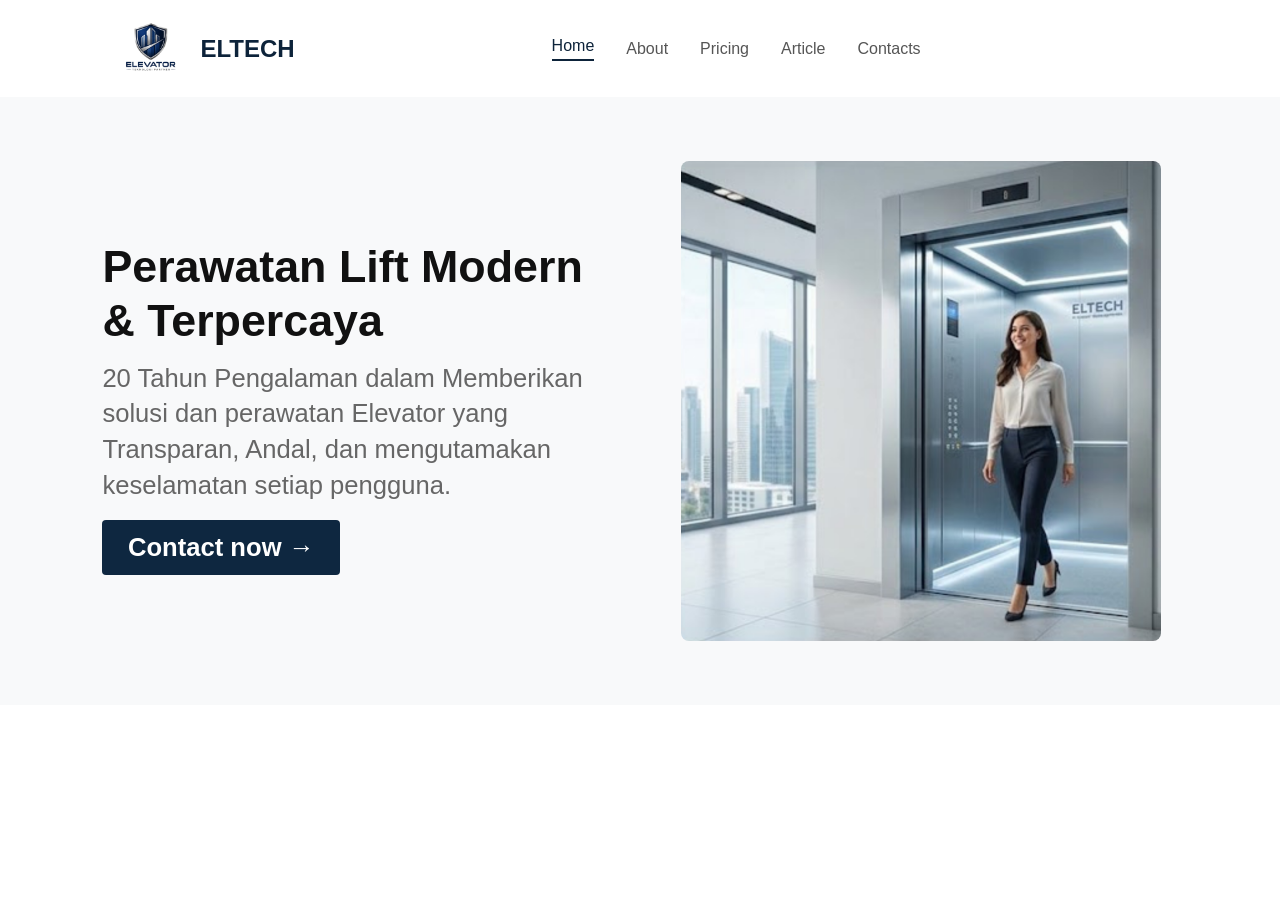
<file: index.html>
<HTML><!-- Navigation Bar -->
  <head><meta name="viewport" content="width=device-width, initial-scale=1.0">
  <link rel="IMG" type="image/png" sizes="192x192" href="Logofull.png">
<link rel="apple-touch-icon" href="Logofull.png">
<script type="application/ld+json">
{
  "@context": "https://schema.org",
  "@type": "Organization",
  "name": "PT Elevator Teknologi Partner",
  "alternateName": "ELTECH Elevator Indonesia",
  "url": "https://eltechindonesia.com",
  "logo": "Logofull.png"
}
</script>
  </head>
<header class="navbar">
    <title>ELTECH Elevator Indonesia</title>
  <!-- Menghubungkan file CSS -->
  <link rel="stylesheet" href="Eltech.css">
  <div class="logo">
    <img src="logo.png" alt="Eltech Logo" class="Logo-img">
    <span>ELTECH</span>
  </div>

  <nav class="nav-links">
    <a href="index.html" class="active">Home</a>
    <a href="About.html">About</a>
    <a href="Pricing.html">Pricing</a>
    <a href="Article.html">Article</a>
    <a href="Contacts.html">Contacts</a>
  </nav>
  <div class="auth-buttons">
    <!--a href="#" class="btn-login">Log in</!--a-->
    <!--a-- href="#" class="btn-signup">Sign up</!--a-->
  </div>
</header>

<!-- Hero Section -->
<section class="hero">
  <div class="hero-content">
    <span class="sub-heading">
    <h1>Perawatan Lift Modern & Terpercaya</h1>
    <p>20 Tahun Pengalaman dalam Memberikan solusi dan perawatan Elevator yang Transparan, Andal, dan mengutamakan keselamatan setiap pengguna.</p>
    <a href="https://wa.me/6289674714790?text=Halo%20ELTECH,%20saya%20ingin%20bertanya%20mengenai%20layanan%20elevator" target="_blank" class="btn-cta">Contact now &rarr;</a>
 </div>
  <div class="hero-image">
    <img src="1.png" alt="tes">
  </div>
</section>
</HTML>
</file>
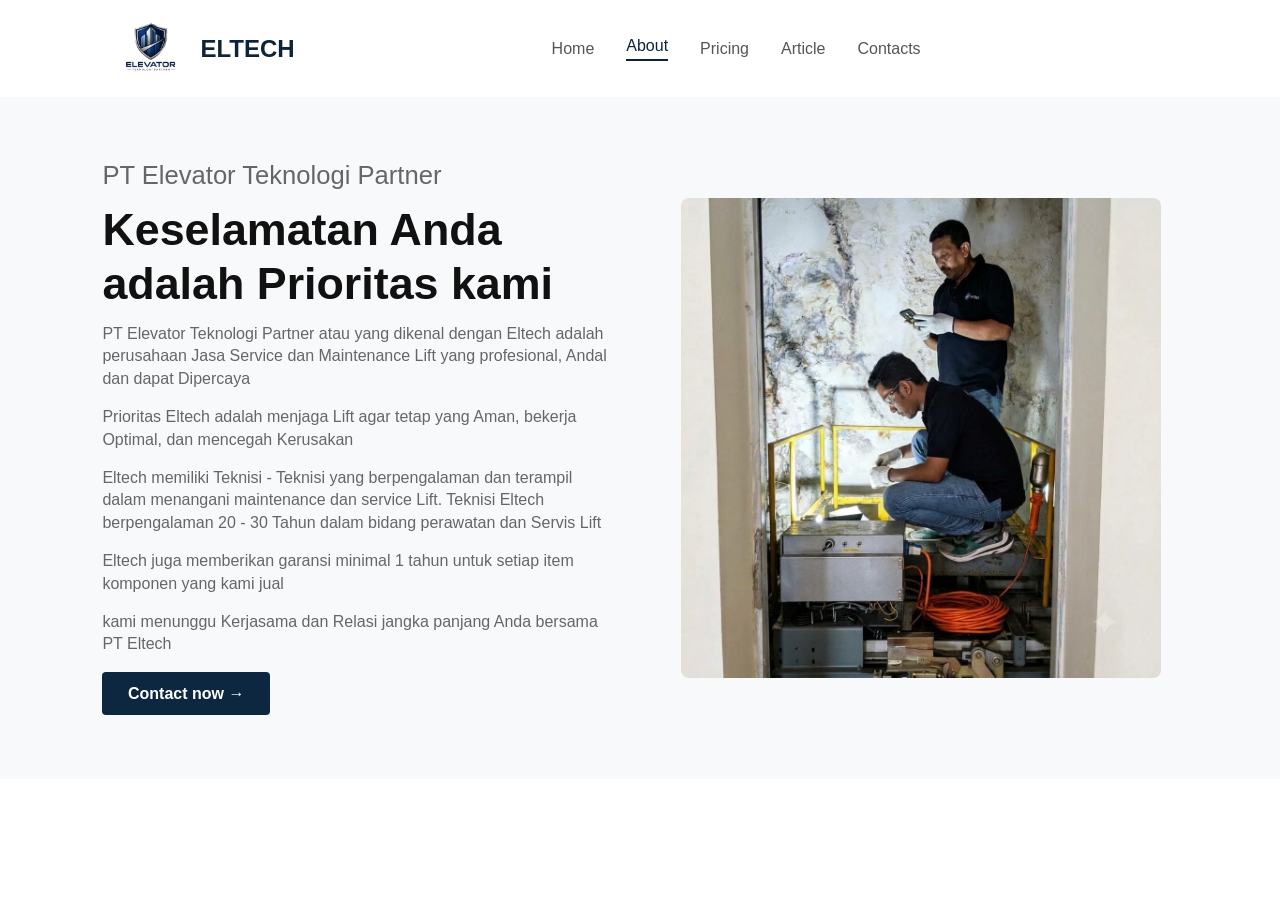
<file: About.html>
<HTML><!-- Navigation Bar -->
<head><meta name="viewport" content="width=device-width, initial-scale=1.0"></head>
<header class="navbar">
    <title>ELTECH Elevator Indonesia</title>
  <!-- Menghubungkan file CSS -->
  <link rel="stylesheet" href="Eltech.css">
  <div class="logo">
    <img src="logo.png" alt="Eltech Logo" class="Logo-img">
    <span>ELTECH</span>
  </div>
  <nav class="nav-links">
    <a href="index.html">Home</a>
    <a href="About.html" class="active">About</a>
    <a href="Pricing.html">Pricing</a>
    <a href="Article.html">Article</a>
    <a href="Contacts.html">Contacts</a>
  </nav>
  <div class="auth-buttons">
    <!--a href="#" class="btn-login">Log in</!--a-->
    <!--a-- href="#" class="btn-signup">Sign up</!--a-->
  </div>
</header>

<!-- Hero Section -->
<section class="hero">
  <div class="hero-content">
    <span class="sub-heading">PT Elevator Teknologi Partner</span>
    <h1>Keselamatan Anda adalah Prioritas kami</h1>
    <p>PT Elevator Teknologi Partner atau yang dikenal dengan Eltech adalah perusahaan Jasa Service dan Maintenance Lift yang profesional, Andal dan dapat Dipercaya</p>
    <p>Prioritas Eltech adalah menjaga Lift agar tetap yang Aman, bekerja Optimal, dan mencegah Kerusakan </p>
    <p>Eltech memiliki Teknisi - Teknisi yang berpengalaman dan terampil dalam menangani maintenance dan service Lift. Teknisi Eltech berpengalaman 20 - 30 Tahun dalam bidang perawatan dan Servis Lift</p>
    <p>Eltech juga memberikan garansi minimal 1 tahun untuk setiap item komponen yang kami jual</p>
    <p>kami menunggu Kerjasama dan Relasi jangka panjang Anda bersama PT Eltech</p>
    <a href="https://wa.me/6289674714790?text=Halo%20ELTECH,%20saya%20ingin%20bertanya%20mengenai%20layanan%20elevator" target="_blank" class="btn-cta">Contact now &rarr;</a>
  </div>
  <div class="hero-image">
    <img src="Pekerja Eltech.jpg" alt="tes">
  </div>
</section>

</HTML>
</file>
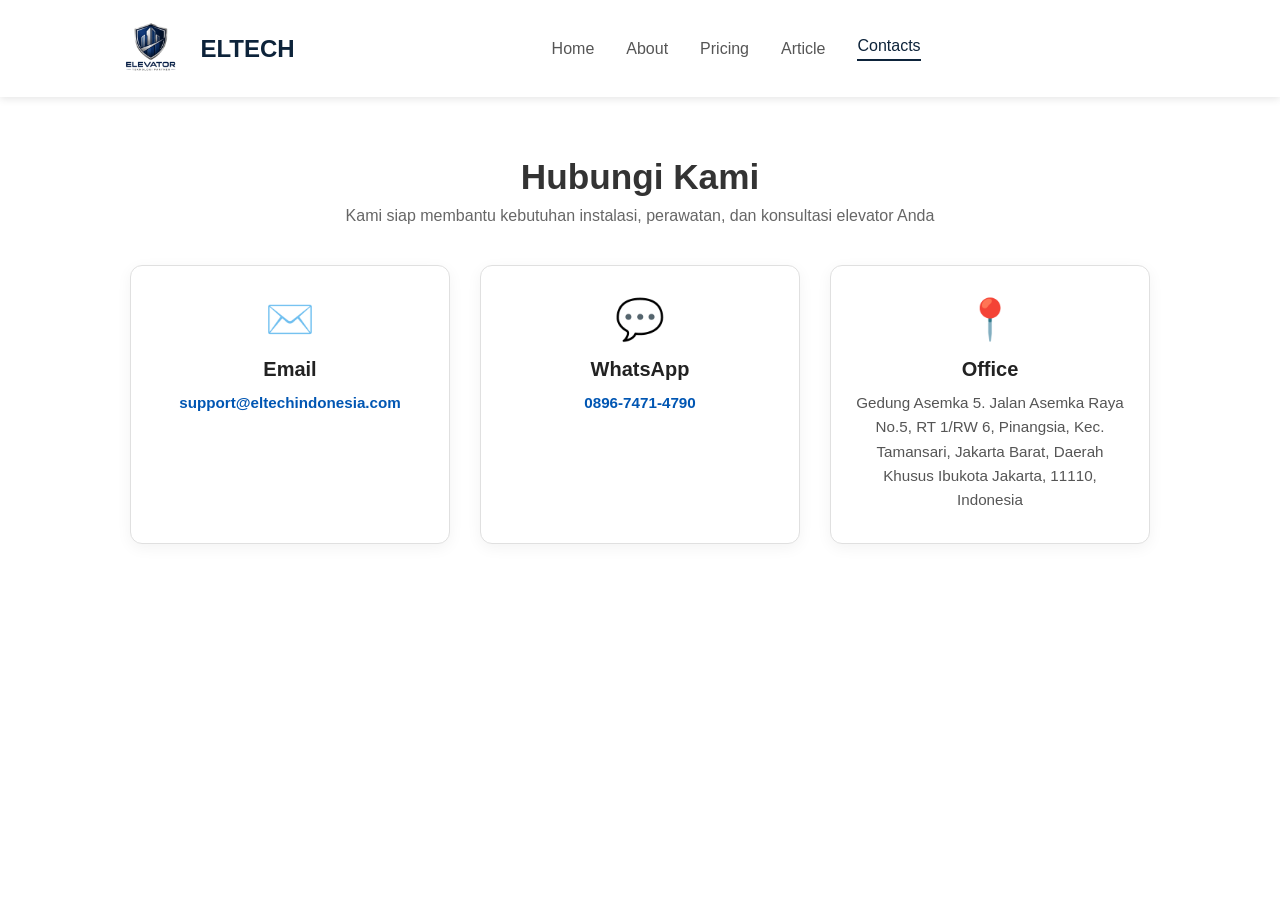
<file: Contacts.html>
<!DOCTYPE html>
<html lang="id">
<head>
    <meta charset="UTF-8">
    <meta name="viewport" content="width=device-width, initial-scale=1.0">
    <title>Contacts - ELTECH Elevator Indonesia</title>
    <link rel="stylesheet" href="Eltech.css">
</head>
<body>

    <!-- Navigation Bar -->
    <header class="navbar">
        <div class="logo">
            <img src="logo.png" alt="Eltech Logo" class="Logo-img" style="height: 65px;">
            <span>ELTECH</span>
        </div>
        <nav class="nav-links">
            <a href="index.html">Home</a>
            <a href="About.html">About</a>
            <a href="Pricing.html">Pricing</a>
            <a href="Article.html">Article</a>
            <a href="Contacts.html" class="active">Contacts</a>
        </nav>
        <div class="auth-buttons">
            <!-- Tempat tombol jika diperlukan -->
        </div>
    </header>

    <!-- Contact Section -->
    <main class="contact-section">
        <h1 class="contact-title">Hubungi Kami</h1>
        <p class="contact-subtitle">Kami siap membantu kebutuhan instalasi, perawatan, dan konsultasi elevator Anda</p>

        <div class="contact-container">
            <!-- Email Card -->
            <div class="contact-card">
                <div class="contact-icon">✉️</div>
                <h3>Email</h3>
                <p><a href="mailto:support@eltechindonesia.com">support@eltechindonesia.com</a></p>
            </div>

            <!-- WhatsApp Card -->
            <div class="contact-card">
                <div class="contact-icon">💬</div>
                <h3>WhatsApp</h3>
                <p><a href="https://wa.me/6289674714790" target="_blank">0896-7471-4790</a></p>
            </div>

            <!-- Office Address Card -->
            <div class="contact-card">
                <div class="contact-icon">📍</div>
                <h3>Office</h3>
                <p>Gedung Asemka 5. Jalan Asemka Raya No.5, RT 1/RW 6, Pinangsia, Kec. Tamansari, Jakarta Barat, Daerah Khusus Ibukota Jakarta, 11110, Indonesia</p>
            </div>
        </div>
    </main>

</body>
</html>
</file>
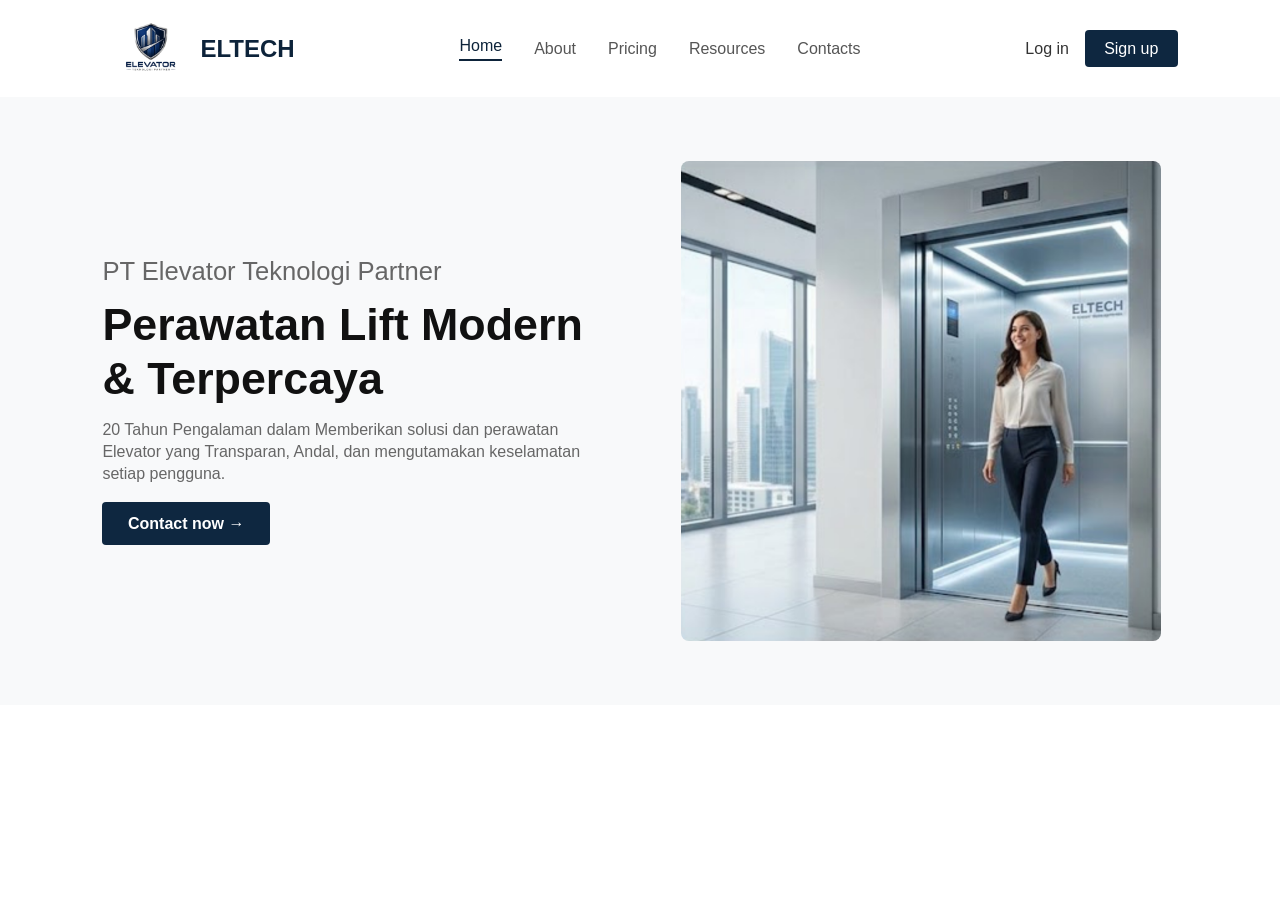
<file: eltech.html>
<HTML><!-- Navigation Bar -->
<header class="navbar">
    <title>ELTECH Elevator</title>
  <!-- Menghubungkan file CSS -->
  <link rel="stylesheet" href="Eltech.css">
  <div class="logo">
    <img src="logo.png" alt="Eltech Logo" class="Logo-img">
    <span>ELTECH</span>
  </div>

  <nav class="nav-links">
    <a href="#" class="active">Home</a>
    <a href="#">About</a>
    <a href="#">Pricing</a>
    <a href="#">Resources</a>
    <a href="#">Contacts</a>
  </nav>
  <div class="auth-buttons">
    <a href="#" class="btn-login">Log in</a>
    <a href="#" class="btn-signup">Sign up</a>
  </div>
</header>

<!-- Hero Section -->
<section class="hero">
  <div class="hero-content">
    <span class="sub-heading">PT Elevator Teknologi Partner</span>
    <h1>Perawatan Lift Modern & Terpercaya</h1>
    <p>20 Tahun Pengalaman dalam Memberikan solusi dan perawatan Elevator yang Transparan, Andal, dan mengutamakan keselamatan setiap pengguna.</p>
    <a href="#" class="btn-cta">Contact now &rarr;</a>
  </div>
  <div class="hero-image">
    <img src="1.png" alt="tes">
  </div>
</section>
</HTML>
</file>
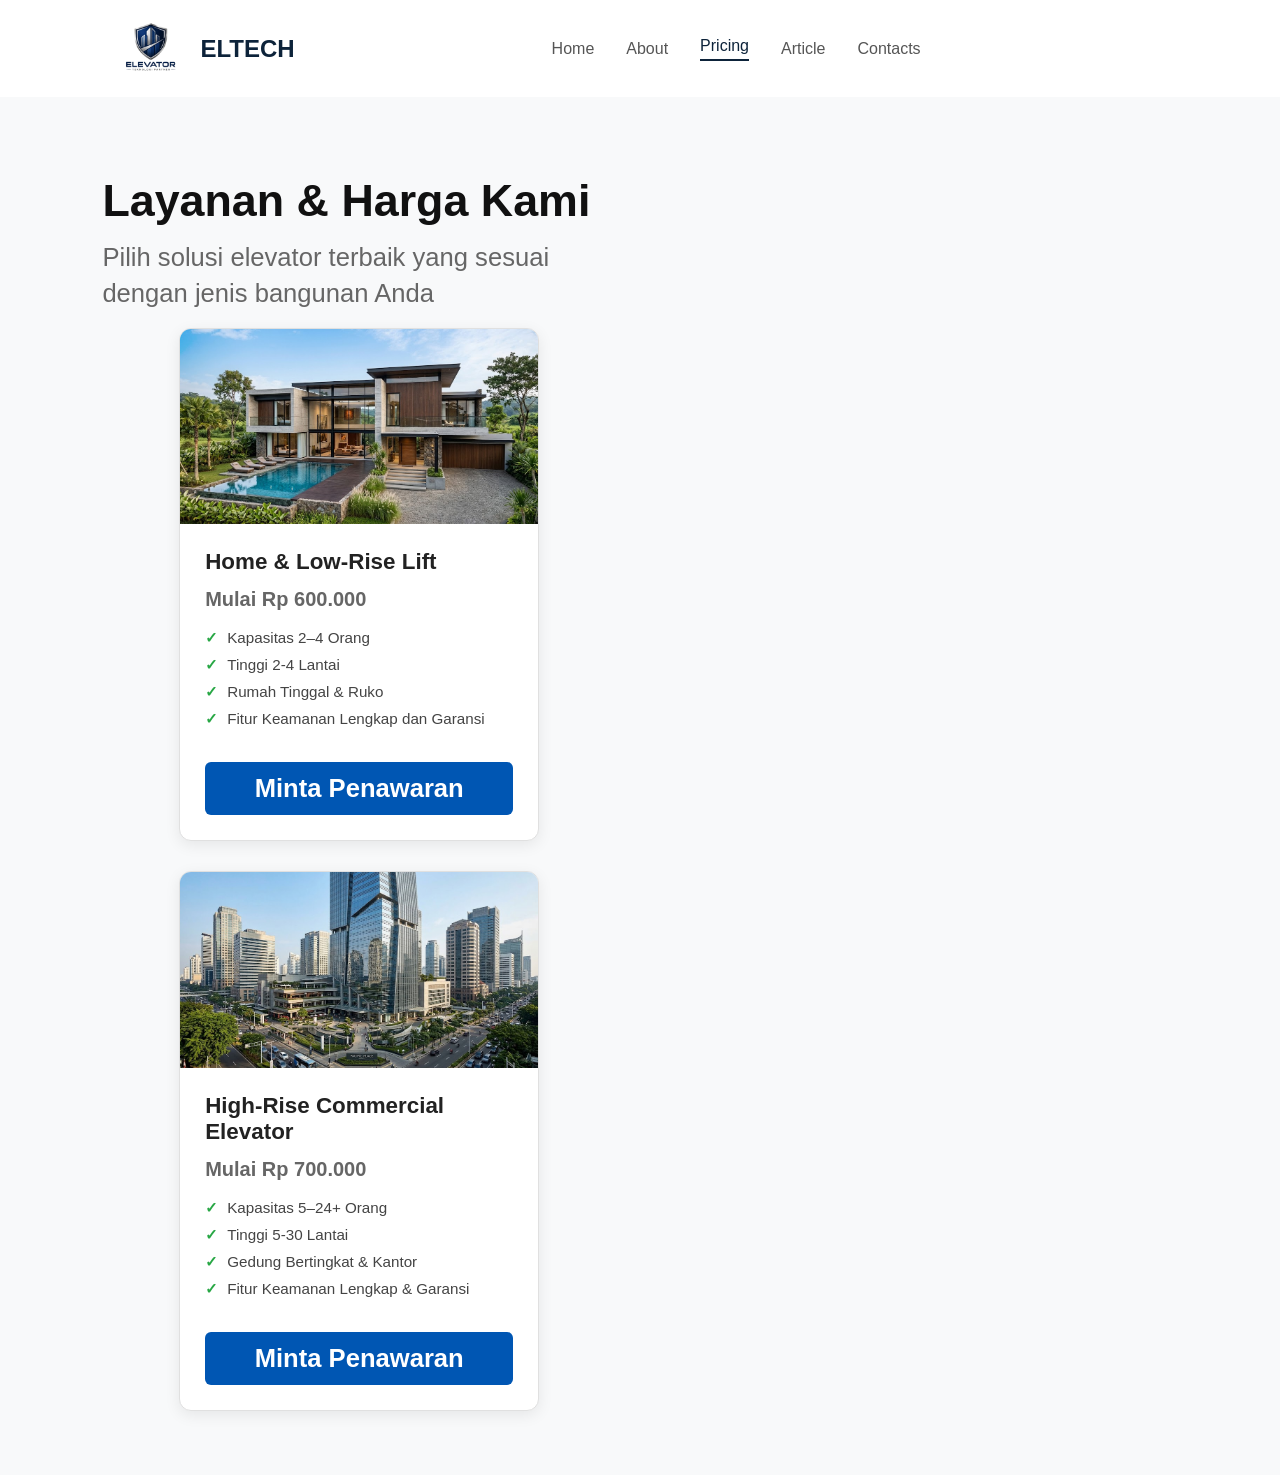
<file: Pricing.html>
<!DOCTYPE html>
<html lang="id">
<head>
    <meta charset="UTF-8">
    <meta name="viewport" content="width=device-width, initial-scale=1.0">
    <title>Pricing - ELTECH Elevator Indonesia</title>
    <link rel="stylesheet" href="Eltech.css">
</head>
<body>

    <!-- Navigation Bar -->
    <header class="navbar">
  <div class="logo">
    <img src="logo.png" alt="Eltech Logo" class="Logo-img" style="height: 65px;">
    <span>ELTECH</span>
  </div>
  <nav class="nav-links">
    <a href="index.html">Home</a>
    <a href="About.html">About</a>
    <a href="Pricing.html" class="active">Pricing</a>
    <a href="Article.html">Article</a>
    <a href="Contacts.html">Contacts</a>
  </nav>
  <div class="auth-buttons">
    <!--a href="#" class="btn-login">Log in</!--a-->
    <!--a-- href="#" class="btn-signup">Sign up</!--a-->
  </div>
</header>

    <!-- Pricing Section -->
    <section class="hero">
  <div class="hero-content">
    <span class="sub-heading">
        <h1 class="pricing-title">Layanan & Harga Kami</h1>
        <p class="pricing-subtitle">Pilih solusi elevator terbaik yang sesuai dengan jenis bangunan Anda</p>

        <div class="pricing-container">
            <!-- Kartu Kiri: Home Building Lift -->
            <div class="pricing-card">
                <img src="Home Building Lift.jpeg" alt="Home Building Lift" class="pricing-img">
                <div class="pricing-content">
                    <h2>Home & Low-Rise Lift</h2>
                    <p class="price">Mulai Rp 600.000</p>
                    <ul class="features">
                        <li>Kapasitas 2–4 Orang</li>
                        <li>Tinggi 2-4 Lantai</li>
                        <li>Rumah Tinggal & Ruko</li>
                        <li>Fitur Keamanan Lengkap dan Garansi</li>
                    </ul>
                    <a href="https://wa.me/6289674714790?text=Halo%20ELTECH,%20saya%20ingin%20minta%20penawaran%20untuk%20layanan%20elevator%20Low%20Rise%20Building" target="_blank" class="btn-pricing">Minta Penawaran</a>
                </div>
            </div>

            <!-- Kartu Kanan: High Rise Building -->
            <div class="pricing-card">
                <img src="high rise building.jpeg" alt="High Rise Building" class="pricing-img">
                <div class="pricing-content">
                    <h2>High-Rise Commercial Elevator</h2>
                    <p class="price">Mulai Rp 700.000</p>
                    <ul class="features">
                        <li>Kapasitas 5–24+ Orang</li>
                        <li>Tinggi 5-30 Lantai </li>
                        <li>Gedung Bertingkat & Kantor</li>
                        <li>Fitur Keamanan Lengkap & Garansi</li>
                    </ul>
                    <a href="https://wa.me/6289674714790?text=Halo%20ELTECH,%20saya%20ingin%20minta%20penawaran%20untuk%20layanan%20elevator%20High%20Rise%20Building" target="_blank" class="btn-pricing">Minta Penawaran</a>
                    
                </div>
            </div>
        </div>
    </main>

</body>
</html>
</file>
<file: Eltech.css>
* {
  box-sizing: border-box;
  margin: 0;
  padding: 0;
  font-family: 'Segoe UI', Tahoma, Geneva, Verdana, sans-serif;
}

/* Navbar */
@media (max-width: 768px) {
    .navbar {
        display: flex;
        justify-content: space-between;
        flex-direction: column; /* Menyusun logo dan menu secara vertikal */
        align-items: center;
        gap: 8px;
        margin: 0 auto;
        padding: 8px;
        width: 100%;
        background-color: #ffffff; /* Latar belakang putih tebal */
        position: relative;
        z-index: 9999; /* Memastikan navbar tidak tertutup gambar/elemen lain */
        box-shadow: 0 2px 8px rgba(0, 0, 0, 0.1);
    }

    .nav-links {
        display: flex !important;
        flex-wrap: wrap; /* Mencegah teks terpotong ke samping */
        justify-content: center;
        align-items: center;
        gap: 4px;
        width: 100%;
        margin-top: 10px;
        padding: 0;
    }

    .nav-links a {
        color: #333333 !important; /* Warna teks gelap yang kontras */
        font-size: 0.9rem;
        padding: 4px 8px;
        text-decoration: none;
    }
}

.logo {
  display: flex;
  align-items: center; /* Menyeseuaikan posisi vertikal agar sejajar di tengah */
  gap: 0.5px;
  font-weight: 800;
  font-size: 1.5rem;
  color: #0d233a;
  min-width: auto;
}

.logo-img {
  height: 65px;        /* Atur tinggi logo sesuai kebutuhan */
  width: auto;         /* Mempertahankan rasio lebar gambar */
}
.nav-links a {
  margin: 0 1rem;
  text-decoration: none;
  color: #555;
  font-weight: 500;
}

.nav-links a.active, .nav-links a:hover {
  color: #0d233a;
  border-bottom: 2px solid #0d233a;
  padding-bottom: 4px;
}

.auth-buttons {
  display: none;
  display: flex;
  align-items: center;
  gap: 1rem;
}

.btn-login {
  text-decoration: none;
  color: #333;
}

.btn-signup {
  text-decoration: none;
  background-color: #0e2740;
  color: #fff;
  padding: 0.6rem 1.2rem;
  border-radius: 4px;
}

/* Hero Section */
.hero {
  display: grid;
  grid-template-columns: 1fr 1fr;
  align-items: center;
  padding: 4rem 8%;
  background-color: #f8f9fa;
  gap: 3rem;
}
.hero-image {
  display: flex;
  justify-content: center;
}

.hero-content .sub-heading {
  color: #666;
  font-size: 1.6rem;
}


.hero-content h1 {
  font-size: 2.8rem;
  color: #111;
  margin: 0.8rem 0;
  line-height: 1.2;
}

.hero-content p {
  color: #666;
  margin-bottom: 1rem;
  line-height: 1.4;
}

.btn-cta {
  display: inline-block;
  background-color: #0e2740;
  color: #fff;
  padding: 0.8rem 1.6rem;
  border-radius: 4px;
  text-decoration: none;
  font-weight: 600;
}

.hero-image img {
  width: 100%;
  max-width: 480px;
  height: auto;
  border-radius: 8px;
  object-fit: cover;
}


/* Containe utama Flexbox (Kiri & Kanan) */
.pricing-container {
    display: flex;
    justify-content: center;
    gap: 30px;
    flex-wrap: wrap; /* Menyusun ke bawah jika layar HP */
  }
  .pricing-img {
    width: 100%;
    height: auto; /* Tinggi gambar menyesuaikan skala lebar skrin secara nisbah */
    max-height: 220px;
    object-fit: cover; /* Gunakan 'contain' jika mahu keseluruhan gambar kelihatan tanpa sebarang potongan */
  }
/* Kartu Produk/Layanan */
.pricing-card {
    background: #ffffff;
    border: 1px solid #e0e0e0;
    border-radius: 12px;
    overflow: hidden;
    flex: 1 1 280px;
    max-width: 360px;
    box-shadow: 0 4px 15px rgba(0, 0, 0, 0.08);
    display: flex;
    flex-direction: column;
    transition: transform 0.3s ease, box-shadow 0.3s ease;
}
.pricing-card:hover {
    transform: translateY(-5px);
    box-shadow: 0 8px 25px rgba(0, 0, 0, 0.12);
}

/* Gambar Building */
.pricing-img {
    width: 100%;
    height: auto;

    object-fit: cover;
}

/* Konten Dalam Kartu */
.pricing-content {
    padding: 25px;
    text-align: left;
    display: flex;
    flex-direction: column;
    flex-grow: 1;
}

.pricing-content h2 {
    font-size: 1.4rem;
    margin-bottom: 10px;
    color: #222;
}

.price {
    font-size: 1.25rem;
    font-weight: bold;
    color: #0056b3;
    margin-bottom: 20px;
}

.features {
    list-style: none;
    padding: 0;
    margin-bottom: 25px;
}

.features li {
    margin-bottom: 10px;
    padding-left: 22px;
    position: relative;
    font-size: 0.95rem;
    color: #444;
}

.features li::before {
    content: "✓";
    position: absolute;
    left: 0;
    color: #28a745;
    font-weight: bold;
}

/* Tombol */
.btn-pricing {
    margin-top: auto;
    display: block;
    padding: 12px 20px;
    background-color: #0056b3;
    color: white;
    text-align: center;
    text-decoration: none;
    border-radius: 6px;
    font-weight: bold;
    transition: background-color 0.2s ease;
}

.btn-pricing:hover {
    background-color: #003d80;
}

/* --- Contact Page Styling --- */
.contact-section {
    padding: 60px 20px;
    text-align: center;
    max-width: 100%;
    margin: 0 auto;
}

.contact-title {
    font-size: 2.2rem;
    margin-bottom: 10px;
    color: #333;
}

.contact-subtitle {
    color: #666;
    margin-bottom: 40px;
    font-size: 1rem;
}

.contact-container {
    display: flex;
    justify-content: center;
    gap: 30px;
    flex-wrap: wrap;
}

.contact-card {
    background: #ffffff;
    border: 1px solid #e0e0e0;
    border-radius: 12px;
    padding: 30px 20px;
    width: 100%;
    max-width: 320px;
    box-shadow: 0 4px 15px rgba(0, 0, 0, 0.05);
    display: flex;
    flex-direction: column;
    align-items: center;
    transition: transform 0.3s ease, box-shadow 0.3s ease;
}

.contact-card:hover {
    transform: translateY(-5px);
    box-shadow: 0 8px 25px rgba(0, 0, 0, 0.1);
}

.contact-icon {
    font-size: 2.5rem;
    margin-bottom: 15px;
}

.contact-card h3 {
    font-size: 1.25rem;
    margin-bottom: 10px;
    color: #222;
}

.contact-card p {
    color: #555;
    font-size: 0.95rem;
    line-height: 1.6;
    margin: 0;
}

.contact-card a {
    color: #0056b3;
    text-decoration: none;
    font-weight: 600;
}

.contact-card a:hover {
    text-decoration: underline;
}

.navbar {
  display: flex;
  justify-content: space-between; /* Memisahkan logo di kiri dan menu di kanan */
  align-items: center;
  padding: 1rem 8%;
  background-color: #ffffff;
  box-shadow: 0 2px 8px rgba(0, 0, 0, 0.1);
}

.nav-links {
  display: flex;
  align-items: center;
}

.nav-links a {
  margin: 0 1rem;
  text-decoration: none;
  color: #555;
  font-weight: 500;
}

.nav-links a.active, 
.nav-links a:hover {
  color: #0d233a;
  border-bottom: 2px solid #0d233a;
  padding-bottom: 4px;
}

/* Responsif untuk Layar HP */
@media (max-width: 768px) { 
.hero {
        grid-template-columns: 1fr;
        padding: 2rem 5%;
        gap: 1.5rem;
        text-align: center;
    }
}
</file>
